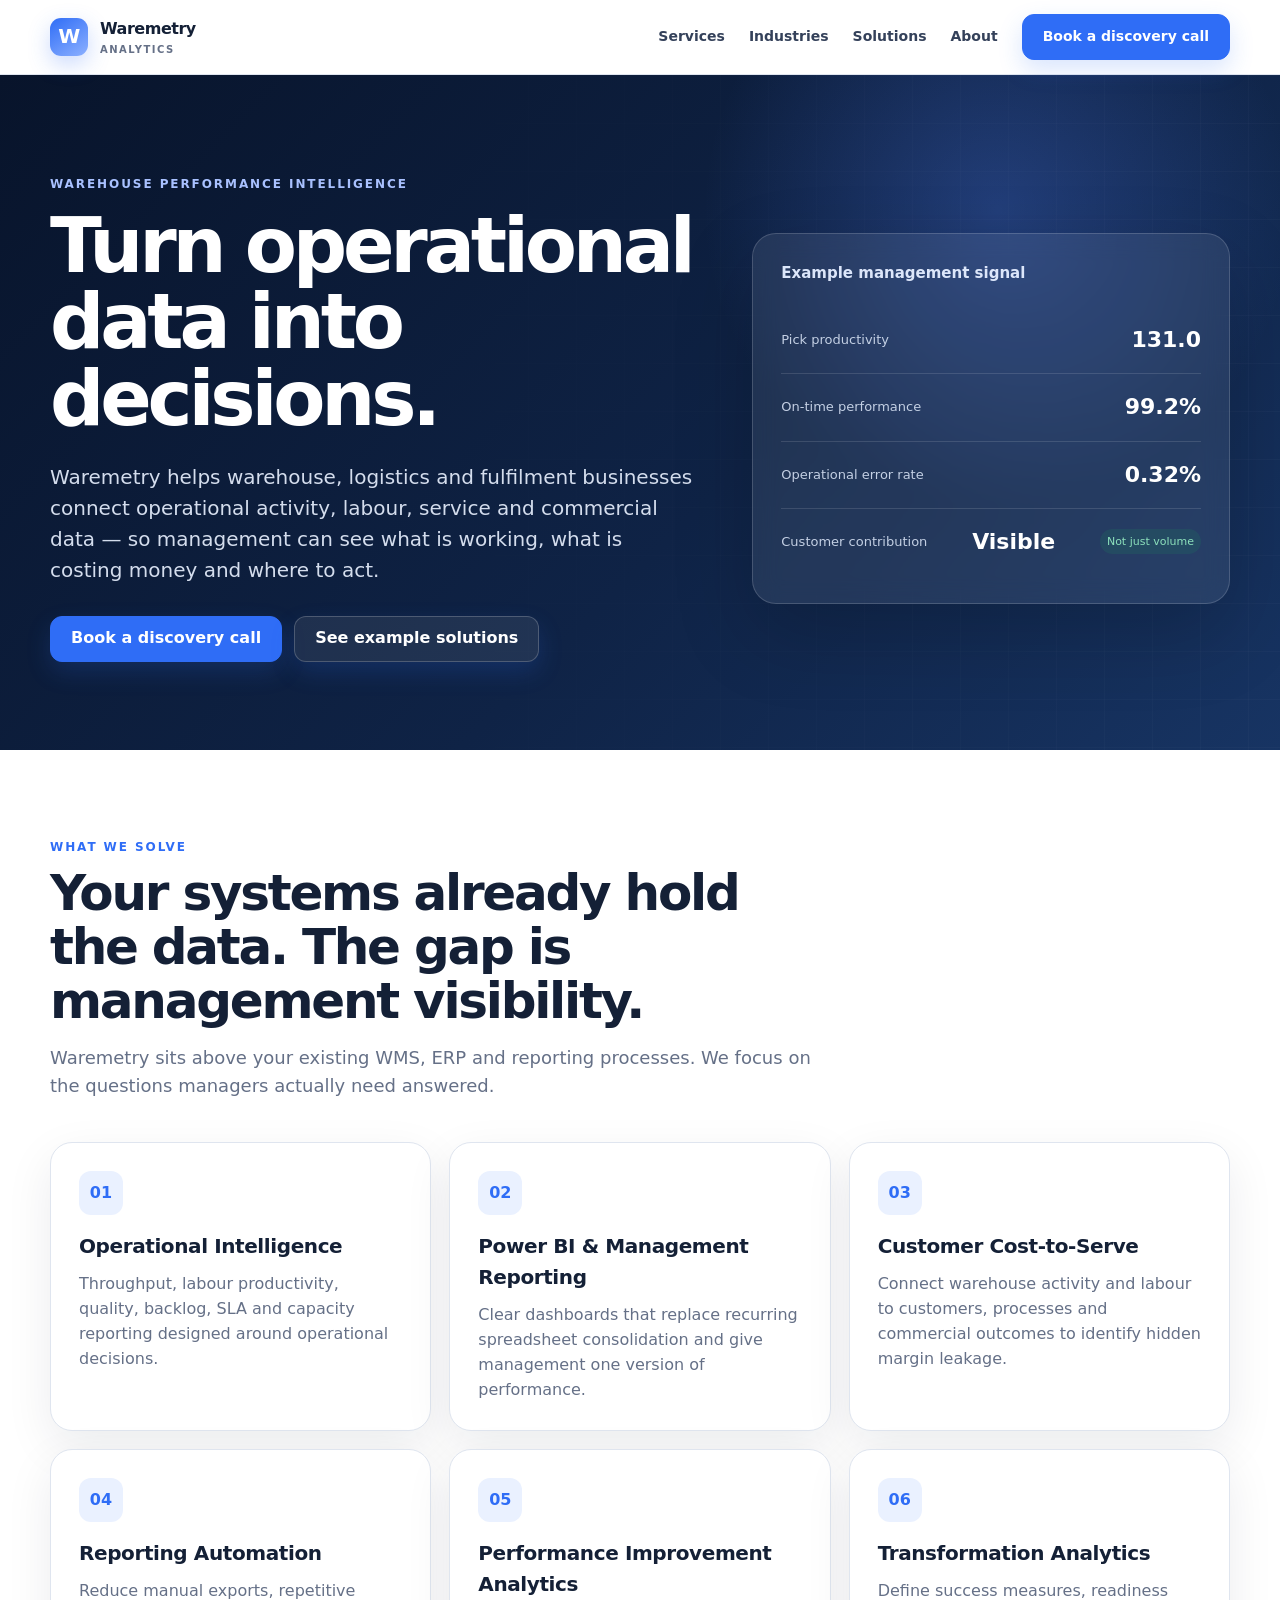
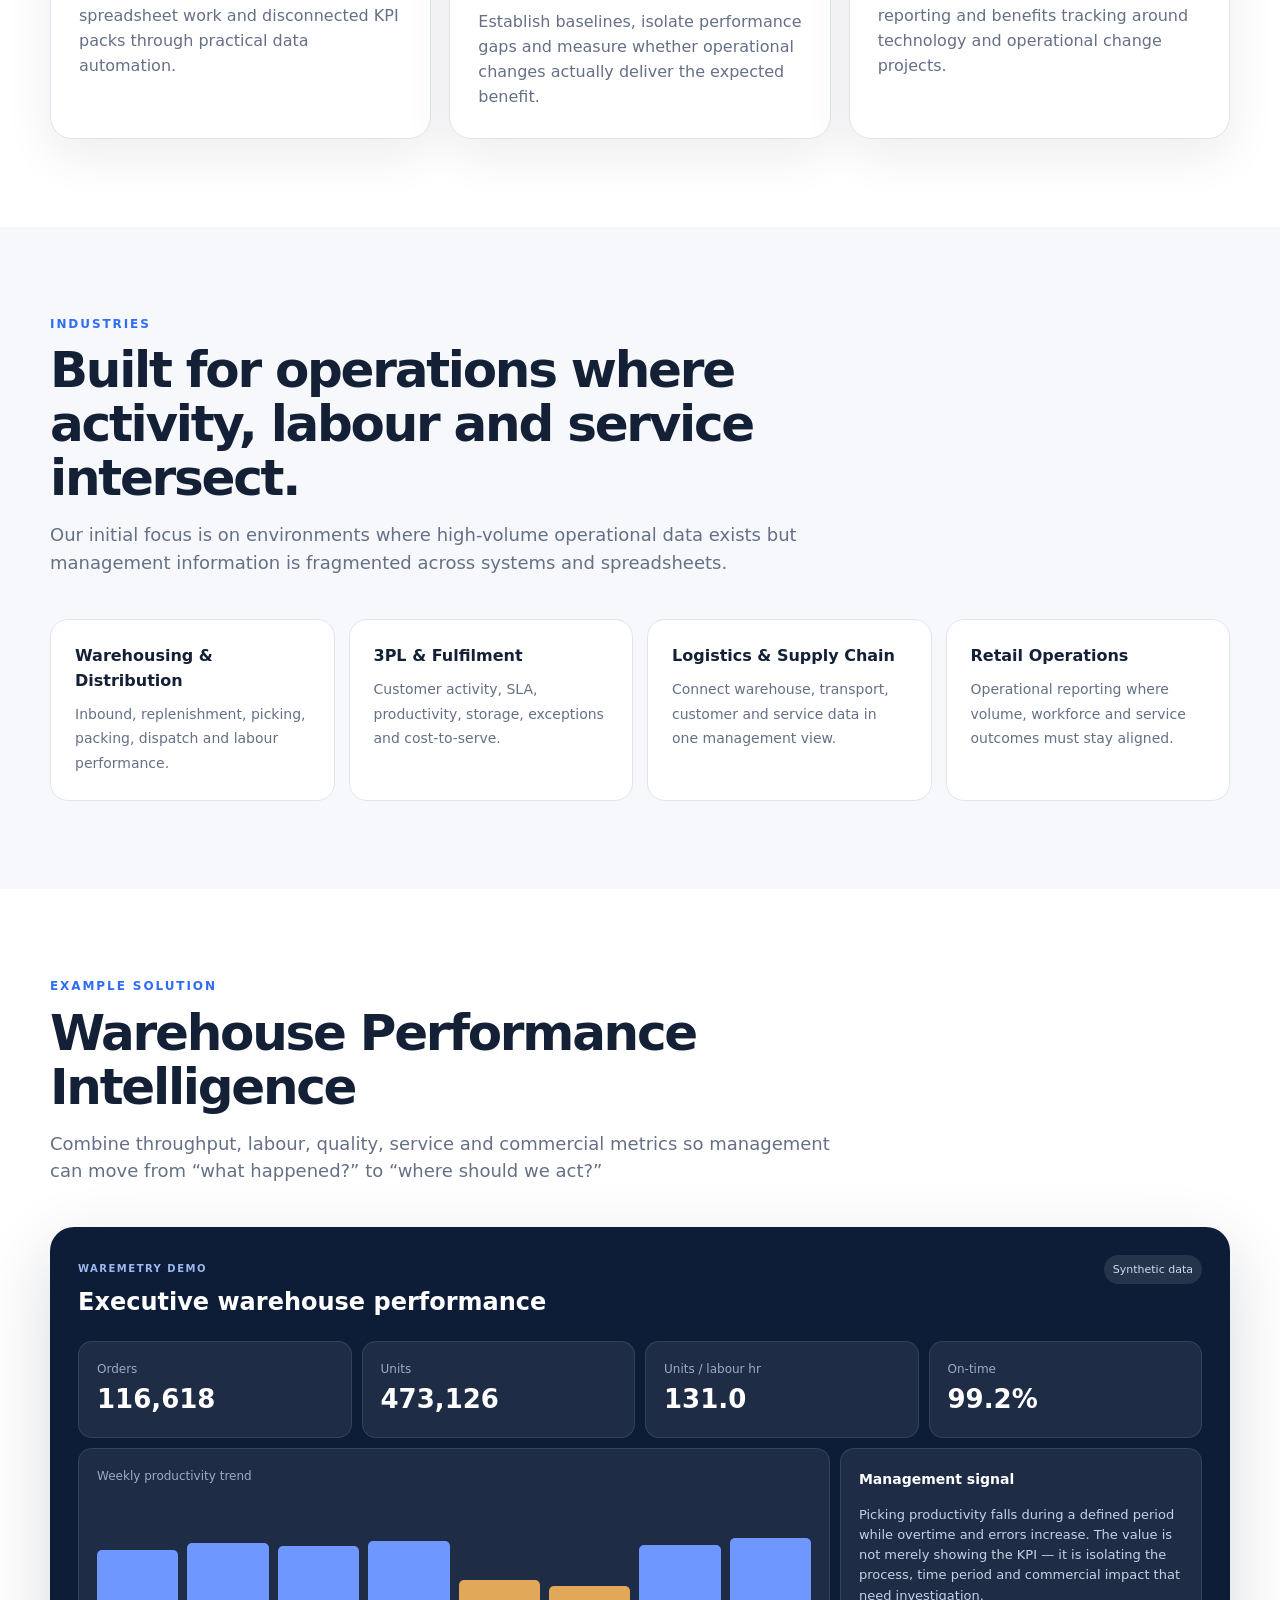
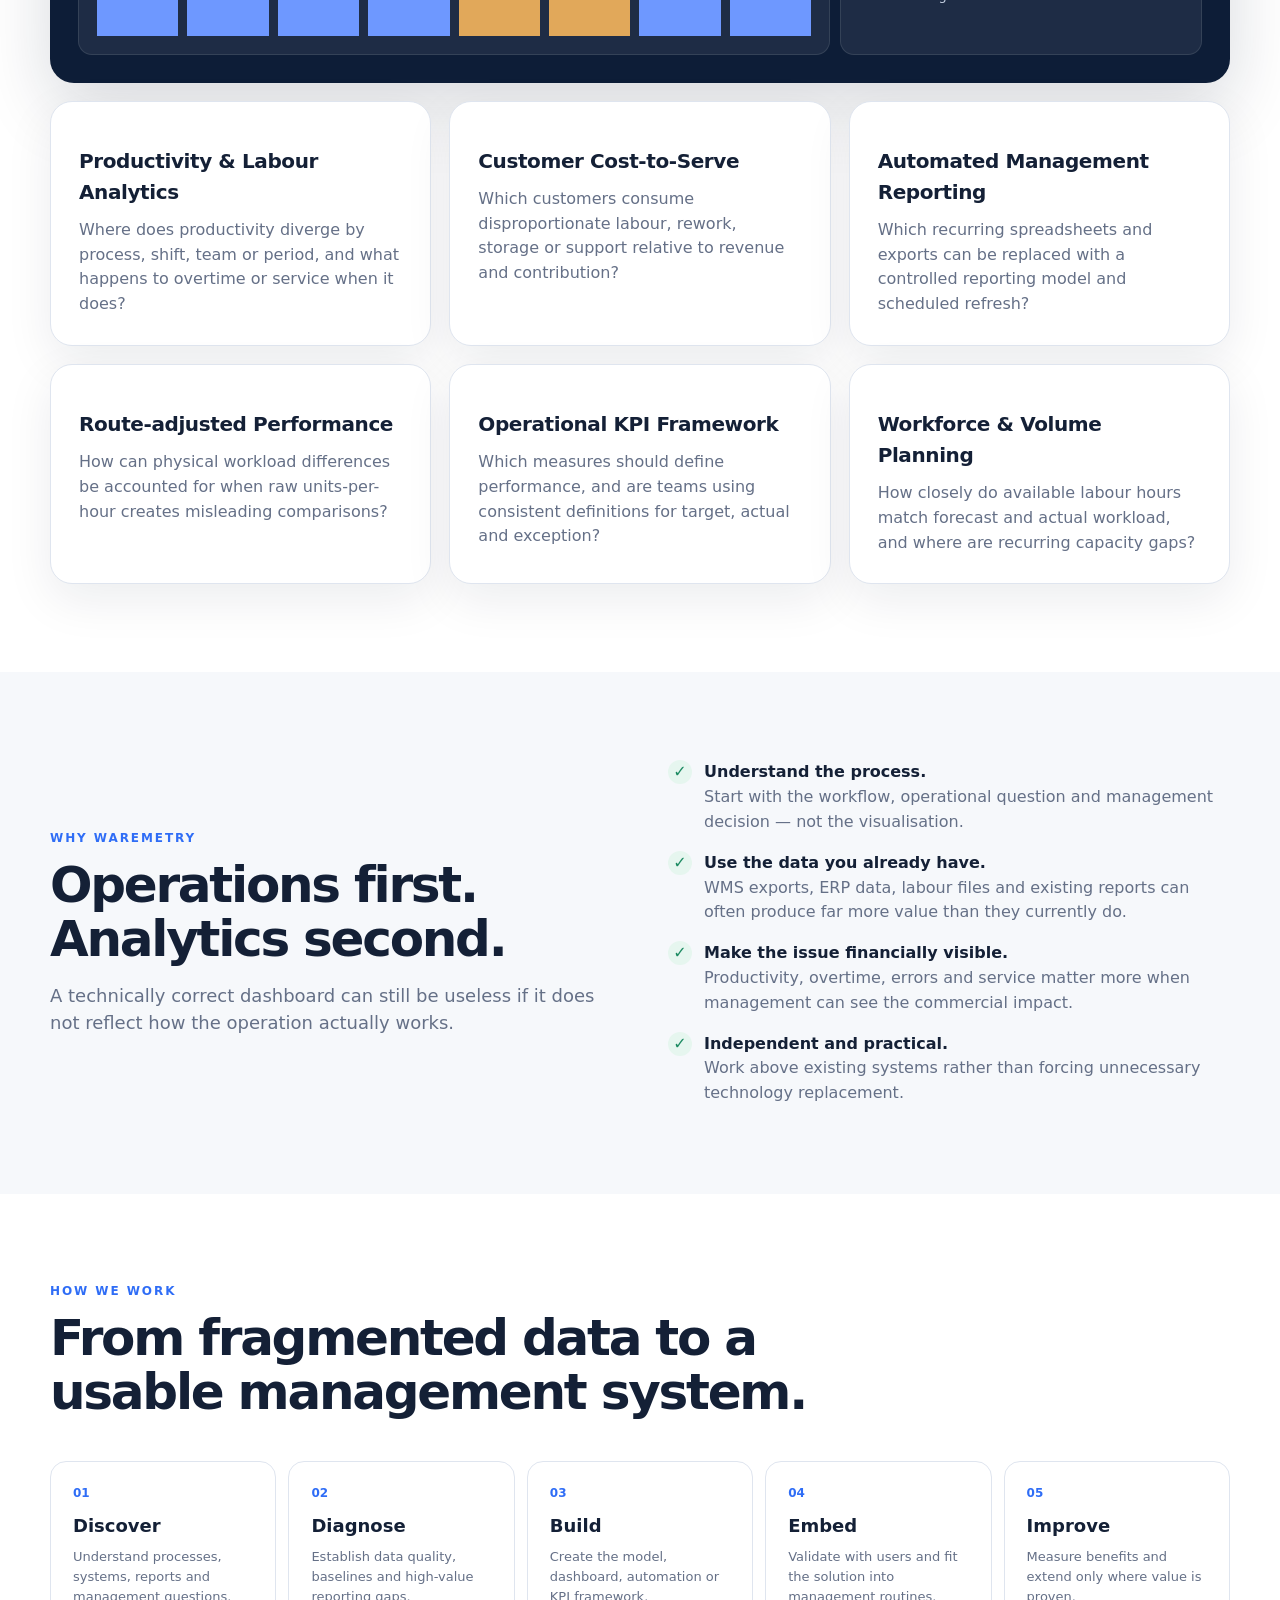
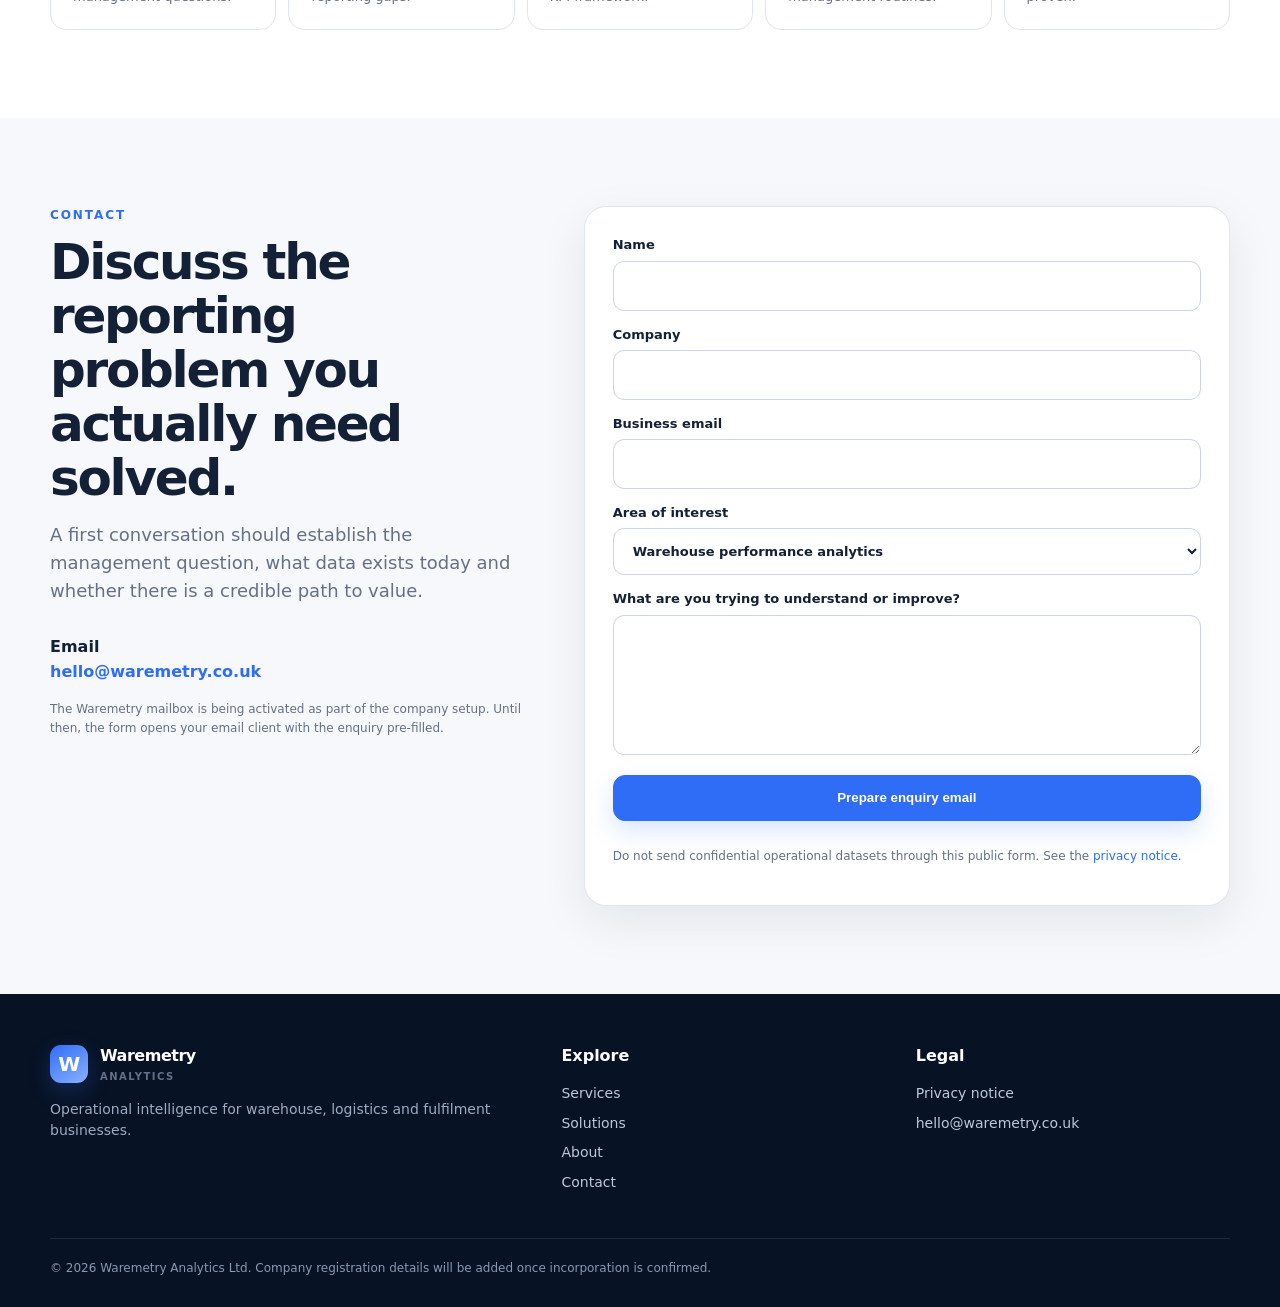
<file: index.html>
<!doctype html>
<html lang="en-GB">
<head>
  <meta charset="utf-8">
  <meta name="viewport" content="width=device-width,initial-scale=1">
  <title>Waremetry Analytics | Warehouse Performance Intelligence</title>
  <meta name="description" content="Operational analytics, warehouse performance intelligence, Power BI and reporting automation for UK warehouse, logistics and fulfilment businesses.">
  <meta name="theme-color" content="#0b1830">
  <meta property="og:title" content="Waremetry Analytics | Warehouse Performance Intelligence">
  <meta property="og:description" content="Turn operational data into decisions.">
  <meta property="og:type" content="website">
  <link rel="stylesheet" href="assets/styles.css">
</head>
<body>
<header class="nav">
  <div class="container nav-inner">
    <a class="brand" href="#top" aria-label="Waremetry home"><span class="mark">W</span><span>Waremetry<small>ANALYTICS</small></span></a>
    <nav class="nav-links" aria-label="Primary navigation">
      <a href="#services">Services</a><a href="#industries">Industries</a><a href="#solutions">Solutions</a><a href="#about">About</a><a class="btn" href="#contact">Book a discovery call</a>
    </nav>
  </div>
</header>
<main id="top">
<section class="hero">
  <div class="container hero-grid">
    <div>
      <div class="eyebrow">Warehouse Performance Intelligence</div>
      <h1>Turn operational data into decisions.</h1>
      <p>Waremetry helps warehouse, logistics and fulfilment businesses connect operational activity, labour, service and commercial data — so management can see what is working, what is costing money and where to act.</p>
      <div class="hero-actions"><a class="btn" href="#contact">Book a discovery call</a><a class="btn secondary" href="#solutions">See example solutions</a></div>
    </div>
    <div class="signal-card" aria-label="Example management signal">
      <h3>Example management signal</h3>
      <div class="metric"><span>Pick productivity</span><strong>131.0</strong></div>
      <div class="metric"><span>On-time performance</span><strong>99.2%</strong></div>
      <div class="metric"><span>Operational error rate</span><strong>0.32%</strong></div>
      <div class="metric"><span>Customer contribution</span><strong>Visible</strong><span class="delta">Not just volume</span></div>
    </div>
  </div>
</section>
<section class="section" id="services">
  <div class="container">
    <div class="section-head"><div class="kicker">What we solve</div><h2>Your systems already hold the data. The gap is management visibility.</h2><p>Waremetry sits above your existing WMS, ERP and reporting processes. We focus on the questions managers actually need answered.</p></div>
    <div class="cards">
      <article class="card"><div class="icon">01</div><h3>Operational Intelligence</h3><p>Throughput, labour productivity, quality, backlog, SLA and capacity reporting designed around operational decisions.</p></article>
      <article class="card"><div class="icon">02</div><h3>Power BI & Management Reporting</h3><p>Clear dashboards that replace recurring spreadsheet consolidation and give management one version of performance.</p></article>
      <article class="card"><div class="icon">03</div><h3>Customer Cost-to-Serve</h3><p>Connect warehouse activity and labour to customers, processes and commercial outcomes to identify hidden margin leakage.</p></article>
      <article class="card"><div class="icon">04</div><h3>Reporting Automation</h3><p>Reduce manual exports, repetitive spreadsheet work and disconnected KPI packs through practical data automation.</p></article>
      <article class="card"><div class="icon">05</div><h3>Performance Improvement Analytics</h3><p>Establish baselines, isolate performance gaps and measure whether operational changes actually deliver the expected benefit.</p></article>
      <article class="card"><div class="icon">06</div><h3>Transformation Analytics</h3><p>Define success measures, readiness reporting and benefits tracking around technology and operational change projects.</p></article>
    </div>
  </div>
</section>
<section class="section alt" id="industries">
  <div class="container">
    <div class="section-head"><div class="kicker">Industries</div><h2>Built for operations where activity, labour and service intersect.</h2><p>Our initial focus is on environments where high-volume operational data exists but management information is fragmented across systems and spreadsheets.</p></div>
    <div class="industry-grid">
      <div class="industry"><strong>Warehousing & Distribution</strong><span>Inbound, replenishment, picking, packing, dispatch and labour performance.</span></div>
      <div class="industry"><strong>3PL & Fulfilment</strong><span>Customer activity, SLA, productivity, storage, exceptions and cost-to-serve.</span></div>
      <div class="industry"><strong>Logistics & Supply Chain</strong><span>Connect warehouse, transport, customer and service data in one management view.</span></div>
      <div class="industry"><strong>Retail Operations</strong><span>Operational reporting where volume, workforce and service outcomes must stay aligned.</span></div>
    </div>
  </div>
</section>
<section class="section" id="solutions">
  <div class="container">
    <div class="section-head"><div class="kicker">Example solution</div><h2>Warehouse Performance Intelligence</h2><p>Combine throughput, labour, quality, service and commercial metrics so management can move from “what happened?” to “where should we act?”</p></div>
    <div class="demo-shell">
      <div class="demo-top"><div><span class="demo-label">WAREMETRY DEMO</span><h3>Executive warehouse performance</h3></div><span class="synthetic">Synthetic data</span></div>
      <div class="demo-kpis"><div><span>Orders</span><b>116,618</b></div><div><span>Units</span><b>473,126</b></div><div><span>Units / labour hr</span><b>131.0</b></div><div><span>On-time</span><b>99.2%</b></div></div>
      <div class="demo-grid">
        <div class="chart-card"><span>Weekly productivity trend</span><div class="bars"><i style="height:65%"></i><i style="height:70%"></i><i style="height:68%"></i><i style="height:72%"></i><i class="dip" style="height:42%"></i><i class="dip" style="height:38%"></i><i style="height:69%"></i><i style="height:74%"></i></div></div>
        <div class="insight"><strong>Management signal</strong><p>Picking productivity falls during a defined period while overtime and errors increase. The value is not merely showing the KPI — it is isolating the process, time period and commercial impact that need investigation.</p></div>
      </div>
    </div>
    <div class="cards solution-cards">
      <article class="card"><h3>Productivity & Labour Analytics</h3><p>Where does productivity diverge by process, shift, team or period, and what happens to overtime or service when it does?</p></article>
      <article class="card"><h3>Customer Cost-to-Serve</h3><p>Which customers consume disproportionate labour, rework, storage or support relative to revenue and contribution?</p></article>
      <article class="card"><h3>Automated Management Reporting</h3><p>Which recurring spreadsheets and exports can be replaced with a controlled reporting model and scheduled refresh?</p></article>
      <article class="card"><h3>Route-adjusted Performance</h3><p>How can physical workload differences be accounted for when raw units-per-hour creates misleading comparisons?</p></article>
      <article class="card"><h3>Operational KPI Framework</h3><p>Which measures should define performance, and are teams using consistent definitions for target, actual and exception?</p></article>
      <article class="card"><h3>Workforce & Volume Planning</h3><p>How closely do available labour hours match forecast and actual workload, and where are recurring capacity gaps?</p></article>
    </div>
  </div>
</section>
<section class="section alt" id="about">
  <div class="container split">
    <div><div class="kicker">Why Waremetry</div><h2>Operations first. Analytics second.</h2><p class="lead">A technically correct dashboard can still be useless if it does not reflect how the operation actually works.</p></div>
    <div class="checks">
      <div class="check"><span class="tick">✓</span><div><strong>Understand the process.</strong><br><span>Start with the workflow, operational question and management decision — not the visualisation.</span></div></div>
      <div class="check"><span class="tick">✓</span><div><strong>Use the data you already have.</strong><br><span>WMS exports, ERP data, labour files and existing reports can often produce far more value than they currently do.</span></div></div>
      <div class="check"><span class="tick">✓</span><div><strong>Make the issue financially visible.</strong><br><span>Productivity, overtime, errors and service matter more when management can see the commercial impact.</span></div></div>
      <div class="check"><span class="tick">✓</span><div><strong>Independent and practical.</strong><br><span>Work above existing systems rather than forcing unnecessary technology replacement.</span></div></div>
    </div>
  </div>
</section>
<section class="section">
  <div class="container"><div class="section-head"><div class="kicker">How we work</div><h2>From fragmented data to a usable management system.</h2></div>
    <div class="process"><div class="step"><b>01</b><h3>Discover</h3><p>Understand processes, systems, reports and management questions.</p></div><div class="step"><b>02</b><h3>Diagnose</h3><p>Establish data quality, baselines and high-value reporting gaps.</p></div><div class="step"><b>03</b><h3>Build</h3><p>Create the model, dashboard, automation or KPI framework.</p></div><div class="step"><b>04</b><h3>Embed</h3><p>Validate with users and fit the solution into management routines.</p></div><div class="step"><b>05</b><h3>Improve</h3><p>Measure benefits and extend only where value is proven.</p></div></div>
  </div>
</section>
<section class="section alt" id="contact">
  <div class="container contact-grid">
    <div><div class="kicker">Contact</div><h2>Discuss the reporting problem you actually need solved.</h2><p class="lead">A first conversation should establish the management question, what data exists today and whether there is a credible path to value.</p><p class="contact-email"><strong>Email</strong><br><a href="mailto:hello@waremetry.co.uk">hello@waremetry.co.uk</a></p><p class="fine">The Waremetry mailbox is being activated as part of the company setup. Until then, the form opens your email client with the enquiry pre-filled.</p></div>
    <form id="contact-form">
      <label>Name<input name="name" required autocomplete="name"></label>
      <label>Company<input name="company" required autocomplete="organization"></label>
      <label>Business email<input type="email" name="email" required autocomplete="email"></label>
      <label>Area of interest<select name="area"><option>Warehouse performance analytics</option><option>Power BI / management reporting</option><option>Reporting automation</option><option>Cost-to-serve analysis</option><option>KPI framework</option><option>Transformation analytics</option><option>Other</option></select></label>
      <label>What are you trying to understand or improve?<textarea name="message" required></textarea></label>
      <button class="btn" type="submit">Prepare enquiry email</button>
      <p class="fine">Do not send confidential operational datasets through this public form. See the <a href="privacy.html">privacy notice</a>.</p>
    </form>
  </div>
</section>
</main>
<footer class="footer"><div class="container"><div class="footer-grid"><div><a class="brand" href="#top"><span class="mark">W</span><span>Waremetry<small>ANALYTICS</small></span></a><p>Operational intelligence for warehouse, logistics and fulfilment businesses.</p></div><div><h4>Explore</h4><a href="#services">Services</a><a href="#solutions">Solutions</a><a href="#about">About</a><a href="#contact">Contact</a></div><div><h4>Legal</h4><a href="privacy.html">Privacy notice</a><a href="mailto:hello@waremetry.co.uk">hello@waremetry.co.uk</a></div></div><div class="footer-bottom">© <span data-year></span> Waremetry Analytics Ltd. Company registration details will be added once incorporation is confirmed.</div></div></footer>
<script src="assets/site.js"></script>
</body>
</html>
</file>
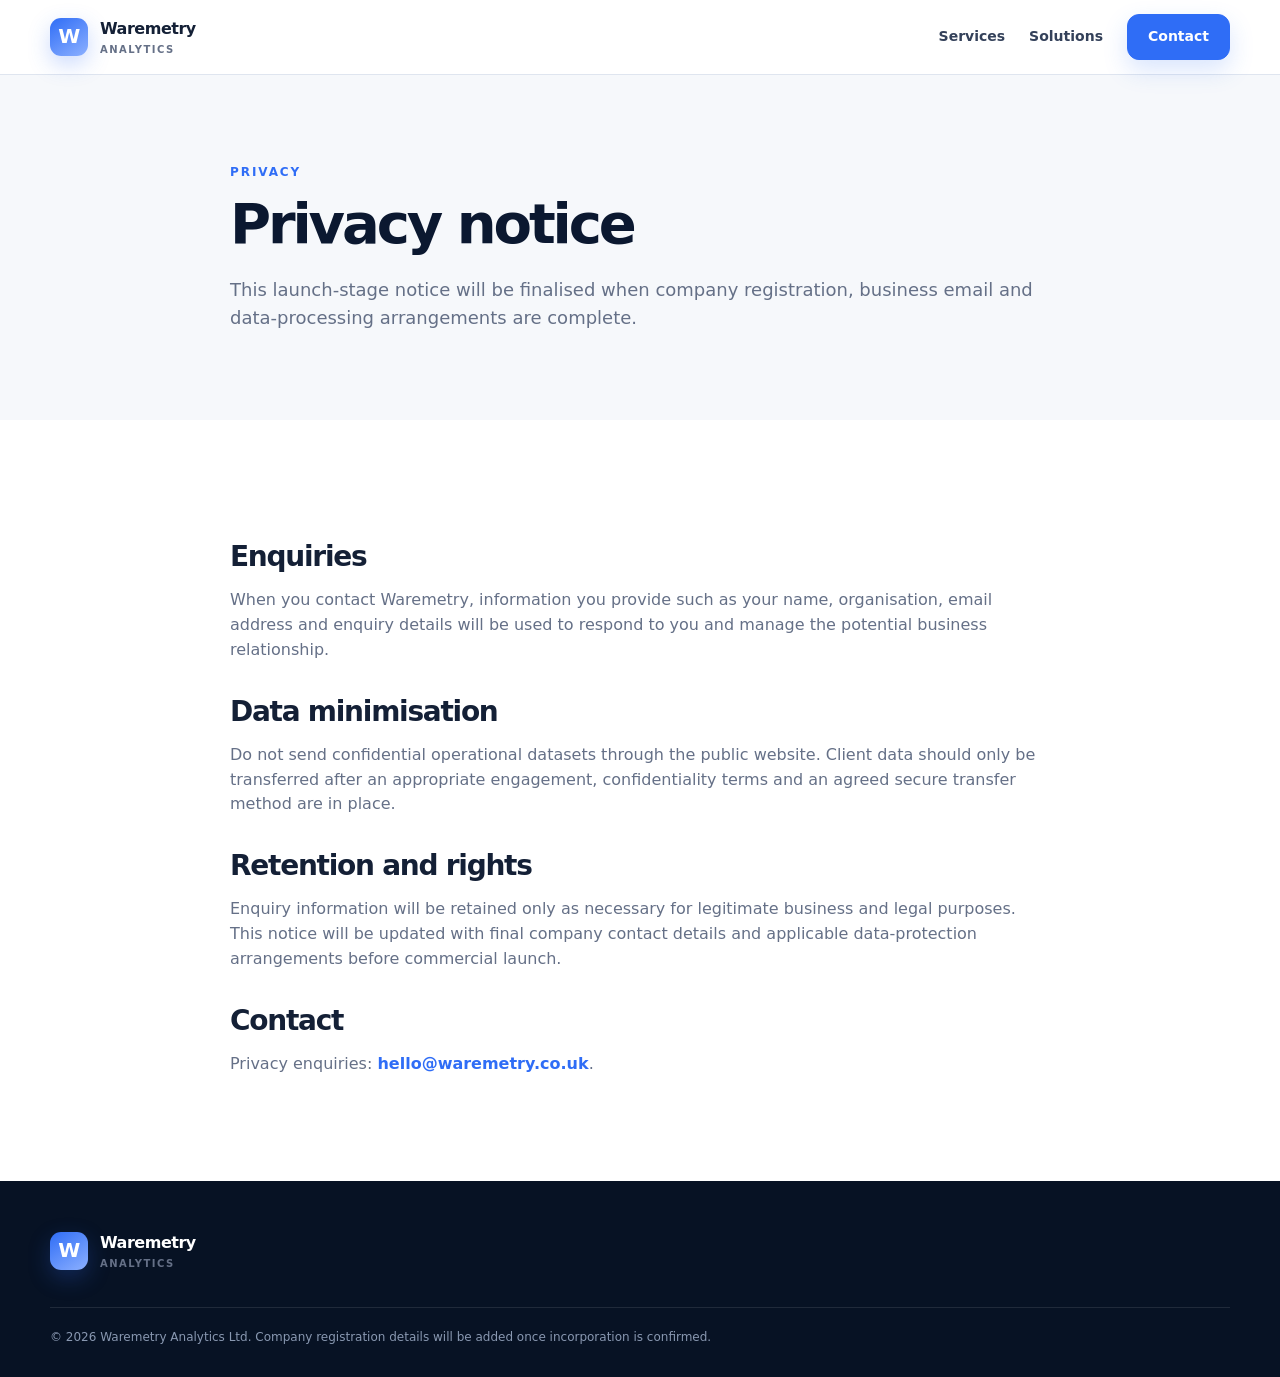
<file: privacy.html>
<!doctype html><html lang="en-GB"><head><meta charset="utf-8"><meta name="viewport" content="width=device-width,initial-scale=1"><title>Privacy | Waremetry Analytics</title><meta name="description" content="Waremetry Analytics privacy information for website enquiries."><link rel="stylesheet" href="assets/styles.css"></head><body><header class="nav"><div class="container nav-inner"><a class="brand" href="index.html"><span class="mark">W</span><span>Waremetry<small>ANALYTICS</small></span></a><nav class="nav-links"><a href="index.html#services">Services</a><a href="index.html#solutions">Solutions</a><a class="btn" href="index.html#contact">Contact</a></nav></div></header><main><section class="section alt"><div class="container privacy"><div class="kicker">Privacy</div><h1 style="color:var(--navy);font-size:56px">Privacy notice</h1><p class="lead">This launch-stage notice will be finalised when company registration, business email and data-processing arrangements are complete.</p></div></section><section class="section"><div class="container privacy"><h2>Enquiries</h2><p>When you contact Waremetry, information you provide such as your name, organisation, email address and enquiry details will be used to respond to you and manage the potential business relationship.</p><h2>Data minimisation</h2><p>Do not send confidential operational datasets through the public website. Client data should only be transferred after an appropriate engagement, confidentiality terms and an agreed secure transfer method are in place.</p><h2>Retention and rights</h2><p>Enquiry information will be retained only as necessary for legitimate business and legal purposes. This notice will be updated with final company contact details and applicable data-protection arrangements before commercial launch.</p><h2>Contact</h2><p>Privacy enquiries: <a style="color:var(--blue);font-weight:700" href="mailto:hello@waremetry.co.uk">hello@waremetry.co.uk</a>.</p></div></section></main><footer class="footer"><div class="container"><a class="brand" href="index.html"><span class="mark">W</span><span>Waremetry<small>ANALYTICS</small></span></a><div class="footer-bottom">© <span data-year></span> Waremetry Analytics Ltd. Company registration details will be added once incorporation is confirmed.</div></div></footer><script src="assets/site.js"></script></body></html>
</file>
<file: assets/styles.css>
:root{--navy:#0b1830;--blue:#2f6df6;--ink:#142036;--muted:#657087;--line:#dfe5ef;--panel:#f6f8fb;--green:#1d8b62;--max:1180px;--shadow:0 16px 48px rgba(11,24,48,.08)}*{box-sizing:border-box}html{scroll-behavior:smooth}body{margin:0;font-family:Inter,ui-sans-serif,system-ui,-apple-system,BlinkMacSystemFont,"Segoe UI",sans-serif;color:var(--ink);background:#fff;line-height:1.55}a{color:inherit;text-decoration:none}.container{width:min(calc(100% - 40px),var(--max));margin:0 auto}.nav{position:sticky;top:0;z-index:50;backdrop-filter:blur(14px);background:rgba(255,255,255,.94);border-bottom:1px solid var(--line)}.nav-inner{height:74px;display:flex;align-items:center;justify-content:space-between;gap:28px}.brand{display:flex;align-items:center;gap:12px;font-weight:800;letter-spacing:-.03em}.mark{width:38px;height:38px;border-radius:11px;display:grid;place-items:center;background:linear-gradient(145deg,var(--blue),#8cb0ff);color:white;font-weight:900;font-size:20px;box-shadow:0 8px 22px rgba(47,109,246,.25)}.brand small{display:block;font-size:10px;letter-spacing:.15em;color:var(--muted);font-weight:700}.nav-links{display:flex;gap:24px;align-items:center;font-size:14px;font-weight:650;color:#34415a}.nav-links a:hover{color:var(--blue)}.btn{display:inline-flex;align-items:center;justify-content:center;min-height:46px;padding:0 20px;border-radius:12px;background:var(--blue);color:white;font-weight:750;border:1px solid var(--blue);box-shadow:0 10px 24px rgba(47,109,246,.18);cursor:pointer}.btn:hover{transform:translateY(-1px)}.btn.secondary{background:rgba(255,255,255,.08);color:white;border-color:rgba(255,255,255,.2)}.hero{position:relative;overflow:hidden;background:radial-gradient(circle at 78% 20%,rgba(84,132,255,.28),transparent 26%),linear-gradient(135deg,#08142b 0%,#0f2346 58%,#173463 100%);color:white;padding:100px 0 88px}.hero::after{content:"";position:absolute;inset:0;opacity:.16;pointer-events:none;background-image:linear-gradient(rgba(255,255,255,.14) 1px,transparent 1px),linear-gradient(90deg,rgba(255,255,255,.14) 1px,transparent 1px);background-size:48px 48px;mask-image:linear-gradient(to left,black,transparent 75%)}.hero-grid{display:grid;grid-template-columns:1.15fr .85fr;gap:56px;align-items:center;position:relative;z-index:1}.eyebrow,.kicker{text-transform:uppercase;letter-spacing:.16em;font-size:12px;font-weight:800}.eyebrow{color:#a9c1ff}.kicker{color:var(--blue)}h1{font-size:clamp(44px,6vw,76px);line-height:1.01;letter-spacing:-.055em;margin:14px 0 24px}.hero p{font-size:20px;color:#d4dded;max-width:720px;margin:0 0 30px}.hero-actions{display:flex;gap:12px;flex-wrap:wrap}.signal-card{background:rgba(255,255,255,.08);border:1px solid rgba(255,255,255,.16);border-radius:24px;padding:28px;box-shadow:0 30px 80px rgba(0,0,0,.18);backdrop-filter:blur(12px)}.signal-card h3{margin:0 0 22px;font-size:15px;color:#dce6fa}.metric{display:flex;justify-content:space-between;align-items:center;gap:10px;padding:16px 0;border-top:1px solid rgba(255,255,255,.12)}.metric:first-of-type{border-top:0}.metric span{color:#c4d0e4;font-size:13px}.metric strong{font-size:22px}.delta{font-size:11px!important;color:#8de1bc!important;background:rgba(29,139,98,.18);padding:4px 7px;border-radius:999px}.section{padding:88px 0}.section.alt{background:var(--panel)}.section-head{max-width:790px;margin-bottom:42px}h2{font-size:clamp(34px,4vw,50px);letter-spacing:-.045em;line-height:1.08;margin:10px 0 16px}.section-head p,.lead{font-size:18px;color:var(--muted);margin:0}.cards{display:grid;grid-template-columns:repeat(3,1fr);gap:18px}.card{background:white;border:1px solid var(--line);border-radius:22px;padding:28px;box-shadow:var(--shadow)}.card h3{font-size:20px;margin:16px 0 10px;letter-spacing:-.02em}.card p{color:var(--muted);margin:0}.icon{width:44px;height:44px;border-radius:12px;background:#eaf1ff;color:var(--blue);display:grid;place-items:center;font-weight:900}.industry-grid{display:grid;grid-template-columns:repeat(4,1fr);gap:14px}.industry{padding:24px;background:white;border:1px solid var(--line);border-radius:18px}.industry strong{display:block;margin-bottom:8px}.industry span{color:var(--muted);font-size:14px}.demo-shell{background:#0d1d37;color:white;border-radius:24px;padding:28px;box-shadow:0 24px 70px rgba(11,24,48,.16)}.demo-top{display:flex;justify-content:space-between;gap:20px;align-items:flex-start}.demo-top h3{margin:4px 0 20px;font-size:24px}.demo-label{font-size:10px;letter-spacing:.15em;color:#9cb7ef;font-weight:800}.synthetic{font-size:11px;background:rgba(255,255,255,.1);padding:6px 9px;border-radius:999px;color:#cdd9ee}.demo-kpis{display:grid;grid-template-columns:repeat(4,1fr);gap:10px}.demo-kpis div,.chart-card,.insight{background:rgba(255,255,255,.07);border:1px solid rgba(255,255,255,.1);border-radius:14px;padding:18px}.demo-kpis span,.chart-card>span{display:block;color:#9eacc2;font-size:12px}.demo-kpis b{font-size:26px}.demo-grid{display:grid;grid-template-columns:1.35fr .65fr;gap:10px;margin-top:10px}.bars{height:150px;display:flex;align-items:end;gap:9px;padding-top:18px}.bars i{flex:1;background:#6e98ff;border-radius:5px 5px 0 0;min-height:10px}.bars i.dip{background:#e1a85a}.insight strong{font-size:14px}.insight p{font-size:13px;color:#c6d1e3}.solution-cards{margin-top:18px}.split{display:grid;grid-template-columns:1fr 1fr;gap:56px;align-items:center}.checks{display:grid;gap:16px}.check{display:flex;gap:12px;align-items:flex-start}.check>div span{color:var(--muted)}.tick{width:24px;height:24px;border-radius:50%;background:#e6f6ef;color:var(--green);display:grid;place-items:center;font-weight:900;flex:0 0 auto}.process{display:grid;grid-template-columns:repeat(5,1fr);gap:12px}.step{padding:22px;border-radius:16px;border:1px solid var(--line);background:white}.step b{display:block;color:var(--blue);font-size:12px;margin-bottom:10px}.step h3{font-size:18px;margin:0 0 7px}.step p{font-size:13px;color:var(--muted);margin:0}.contact-grid{display:grid;grid-template-columns:.85fr 1.15fr;gap:56px}.contact-email{margin-top:30px}.contact-email a{color:var(--blue);font-weight:750}form{display:grid;gap:14px;background:white;border:1px solid var(--line);border-radius:22px;padding:28px;box-shadow:var(--shadow)}label{font-size:13px;font-weight:700}input,select,textarea{width:100%;padding:14px 15px;border:1px solid #ccd5e3;border-radius:11px;font:inherit;background:white;color:var(--ink);margin-top:5px}textarea{min-height:140px;resize:vertical}.fine{font-size:12px;color:var(--muted)}.fine a{color:var(--blue)}.footer{background:#071224;color:#c4cede;padding:50px 0 30px}.footer-grid{display:grid;grid-template-columns:1.5fr 1fr 1fr;gap:40px}.footer .brand{color:white}.footer h4{color:white;margin:0 0 14px}.footer a:not(.brand){display:block;margin:8px 0;color:#bdc8da;font-size:14px}.footer p{font-size:14px;color:#9eabc0}.footer-bottom{border-top:1px solid rgba(255,255,255,.1);margin-top:36px;padding-top:20px;font-size:12px;color:#8998b1}.privacy{max-width:820px}.privacy h2{font-size:28px;margin-top:34px}.privacy p{color:var(--muted)}@media(max-width:900px){.hero-grid,.split,.contact-grid,.footer-grid,.demo-grid{grid-template-columns:1fr}.cards{grid-template-columns:1fr 1fr}.industry-grid,.process{grid-template-columns:1fr 1fr}.nav-links{display:none}.hero{padding-top:76px}.signal-card{max-width:620px}}@media(max-width:620px){.container{width:min(calc(100% - 26px),var(--max))}.cards,.industry-grid,.process,.demo-kpis{grid-template-columns:1fr}.hero{padding:62px 0}.hero p{font-size:17px}.section{padding:64px 0}.demo-top{display:block}.synthetic{display:inline-block;margin-bottom:12px}h2{font-size:34px}}
</file>
